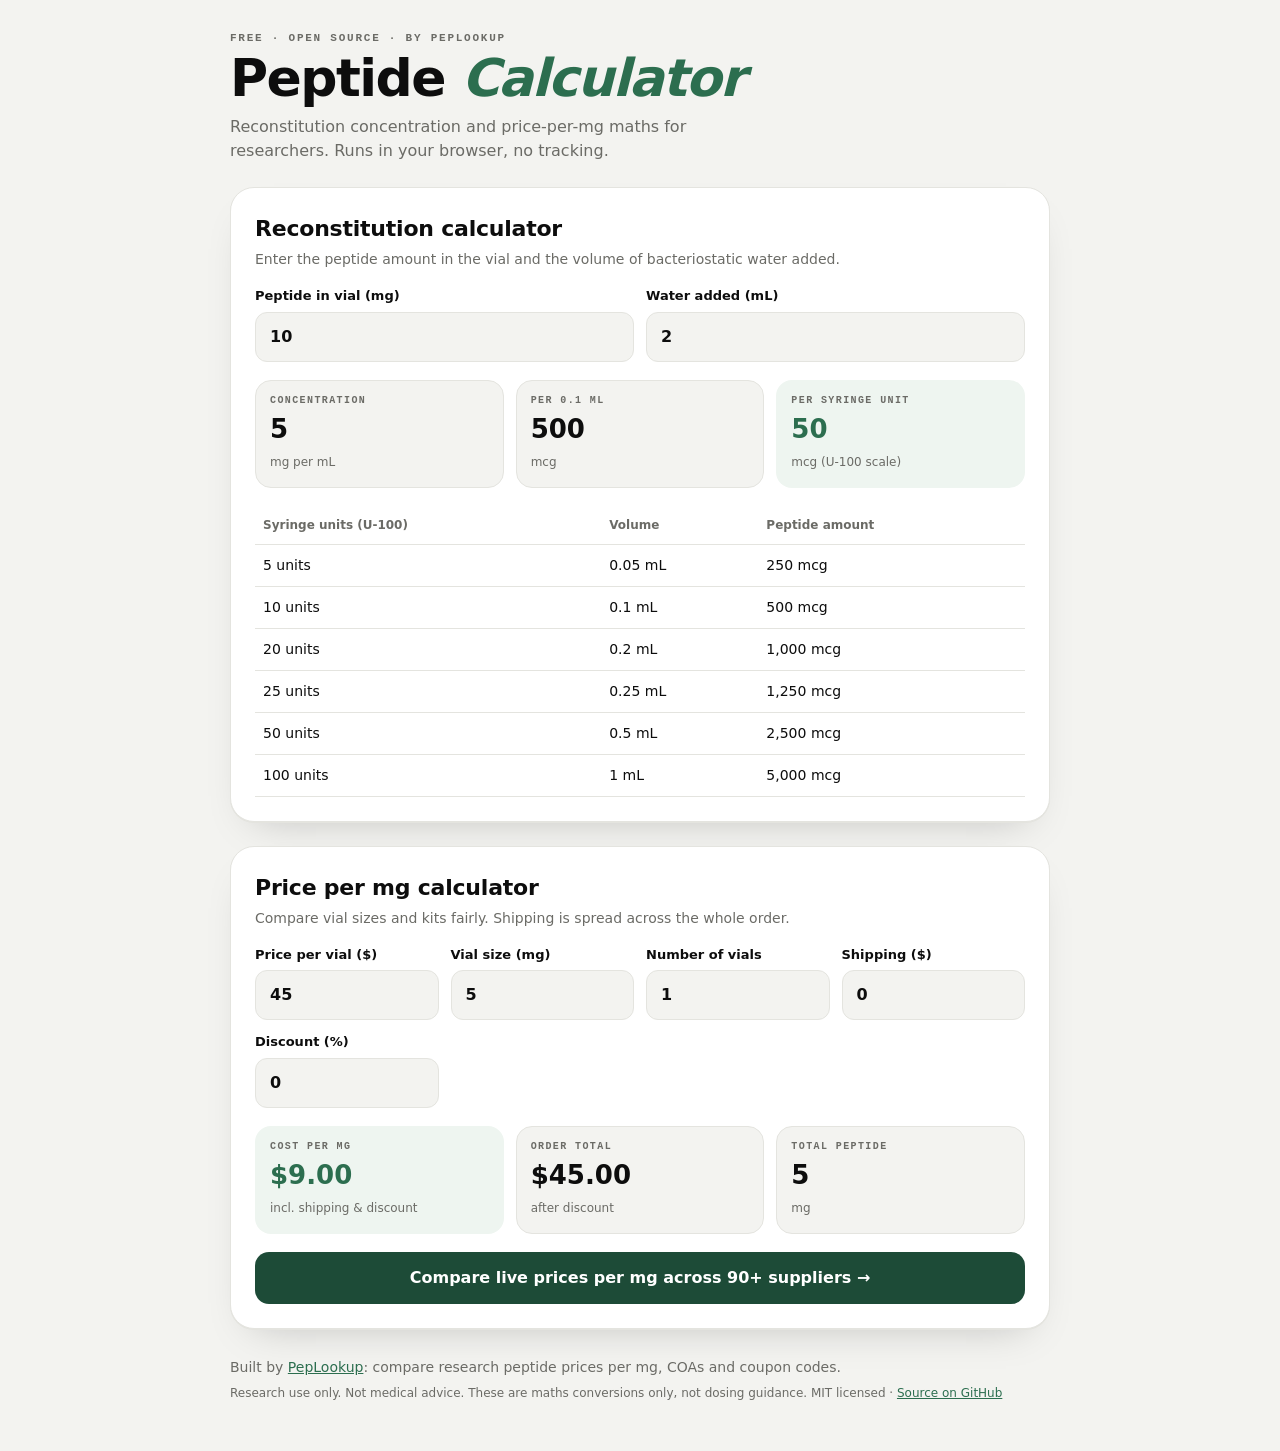
<file: index.html>
<!doctype html>
<html lang="en">
<head>
<meta charset="utf-8">
<meta name="viewport" content="width=device-width,initial-scale=1">
<title>Peptide Calculator – Reconstitution & Price per mg | PepLookup</title>
<meta name="description" content="Free open-source peptide reconstitution calculator and price-per-mg calculator. Maths only, research use only. Built by PepLookup.">
<link rel="canonical" href="https://peplookup-com.github.io/peptide-calculator/">
<link rel="stylesheet" href="style.css">
</head>
<body>
<main class="wrap">
  <header class="head">
    <p class="eyebrow">Free · Open source · By PepLookup</p>
    <h1>Peptide <em>Calculator</em></h1>
    <p class="lead">Reconstitution concentration and price-per-mg maths for researchers. Runs in your browser, no tracking.</p>
  </header>

  <section class="card" aria-labelledby="recon-title">
    <h2 id="recon-title">Reconstitution calculator</h2>
    <p class="hint">Enter the peptide amount in the vial and the volume of bacteriostatic water added.</p>
    <div class="grid">
      <label>Peptide in vial (mg)<input id="r-mg" type="number" min="0" step="any" value="10" inputmode="decimal"></label>
      <label>Water added (mL)<input id="r-ml" type="number" min="0" step="any" value="2" inputmode="decimal"></label>
    </div>
    <div class="results" aria-live="polite">
      <div class="res"><small>Concentration</small><b id="r-mgml">–</b><span>mg per mL</span></div>
      <div class="res"><small>Per 0.1 mL</small><b id="r-01">–</b><span>mcg</span></div>
      <div class="res g"><small>Per syringe unit</small><b id="r-unit">–</b><span>mcg (U-100 scale)</span></div>
    </div>
    <table class="table" aria-label="U-100 syringe units to micrograms">
      <thead><tr><th>Syringe units (U-100)</th><th>Volume</th><th>Peptide amount</th></tr></thead>
      <tbody id="r-table"></tbody>
    </table>
  </section>

  <section class="card" aria-labelledby="ppm-title">
    <h2 id="ppm-title">Price per mg calculator</h2>
    <p class="hint">Compare vial sizes and kits fairly. Shipping is spread across the whole order.</p>
    <div class="grid four">
      <label>Price per vial ($)<input id="p-price" type="number" min="0" step="any" value="45" inputmode="decimal"></label>
      <label>Vial size (mg)<input id="p-mg" type="number" min="0" step="any" value="5" inputmode="decimal"></label>
      <label>Number of vials<input id="p-qty" type="number" min="1" step="1" value="1" inputmode="numeric"></label>
      <label>Shipping ($)<input id="p-ship" type="number" min="0" step="any" value="0" inputmode="decimal"></label>
      <label>Discount (%)<input id="p-disc" type="number" min="0" max="100" step="any" value="0" inputmode="decimal"></label>
    </div>
    <div class="results" aria-live="polite">
      <div class="res g"><small>Cost per mg</small><b id="p-ppm">–</b><span>incl. shipping & discount</span></div>
      <div class="res"><small>Order total</small><b id="p-total">–</b><span>after discount</span></div>
      <div class="res"><small>Total peptide</small><b id="p-totalmg">–</b><span>mg</span></div>
    </div>
    <a class="cta" href="https://www.peplookup.com/?utm_source=github&utm_medium=calculator" target="_blank" rel="noopener">Compare live prices per mg across 90+ suppliers →</a>
  </section>

  <footer class="foot">
    <p>Built by <a href="https://www.peplookup.com" target="_blank" rel="noopener">PepLookup</a>: compare research peptide prices per mg, COAs and coupon codes.</p>
    <p class="fine">Research use only. Not medical advice. These are maths conversions only, not dosing guidance. MIT licensed · <a href="https://github.com/peplookup-com/peptide-calculator" target="_blank" rel="noopener">Source on GitHub</a></p>
  </footer>
</main>
<script src="calc.js"></script>
<script src="script.js"></script>
</body>
</html>
</file>
<file: style.css>
:root{--bg:#f3f3f0;--card:#fff;--ink:#0d0d0d;--muted:#6b6b66;--line:#e4e4df;--green:#2c6e4f;--green-dk:#1d4b37;--green-lt:#eef5f0;
--display:"Archivo","Arial Black",system-ui,sans-serif;--body:"Inter",system-ui,-apple-system,"Segoe UI",sans-serif}
@media (prefers-color-scheme:dark){:root{--bg:#101412;--card:#171c19;--ink:#eef2ef;--muted:#a3aba6;--line:#2a312d;--green:#6fc597;--green-dk:#2c6e4f;--green-lt:#1d2a23}}
*{box-sizing:border-box;margin:0;padding:0}
body{background:var(--bg);color:var(--ink);font-family:var(--body);line-height:1.5;padding:32px 16px 48px}
.wrap{max-width:820px;margin:0 auto}
.eyebrow{font:600 11px ui-monospace,Menlo,monospace;letter-spacing:.16em;text-transform:uppercase;color:var(--muted)}
h1{font-family:var(--display);font-weight:900;font-size:clamp(34px,7vw,52px);letter-spacing:-.03em;line-height:1.02;margin:8px 0 10px}
h1 em{color:var(--green);font-style:italic}
.lead{color:var(--muted);max-width:560px}
.card{background:var(--card);border:1px solid var(--line);border-radius:24px;padding:24px;margin-top:24px;box-shadow:0 1px 0 var(--line),0 18px 40px -24px rgba(0,0,0,.25)}
h2{font-family:var(--display);font-weight:800;font-size:22px;letter-spacing:-.01em}
.hint{color:var(--muted);font-size:14px;margin:4px 0 16px}
.grid{display:grid;grid-template-columns:repeat(auto-fit,minmax(160px,1fr));gap:12px}
label{display:flex;flex-direction:column;gap:6px;font-size:13px;font-weight:600}
input{font:inherit;font-size:16px;padding:12px 14px;border:1px solid var(--line);border-radius:12px;background:var(--bg);color:var(--ink);width:100%}
input:focus{outline:2px solid var(--green);outline-offset:1px}
.results{display:grid;grid-template-columns:repeat(auto-fit,minmax(170px,1fr));gap:12px;margin-top:18px}
.res{border:1px solid var(--line);border-radius:16px;padding:14px;background:var(--bg)}
.res.g{background:var(--green-lt);border-color:transparent}
.res small{display:block;font:700 10px ui-monospace,Menlo,monospace;letter-spacing:.14em;text-transform:uppercase;color:var(--muted)}
.res b{display:block;font-family:var(--display);font-weight:900;font-size:26px;margin-top:4px}
.res.g b{color:var(--green)}
.res span{font-size:12px;color:var(--muted)}
.table{width:100%;border-collapse:collapse;margin-top:18px;font-size:14px}
.table th,.table td{text-align:left;padding:10px 8px;border-bottom:1px solid var(--line)}
.table th{font-size:12px;color:var(--muted);font-weight:600}
.cta{display:block;text-align:center;margin-top:18px;background:var(--green-dk);color:#fff;text-decoration:none;font-weight:700;padding:14px;border-radius:14px}
.cta:hover{filter:brightness(1.1)}
.foot{margin-top:28px;font-size:14px;color:var(--muted)}
.foot a{color:var(--green)}
.fine{font-size:12px;margin-top:6px}
</file>
